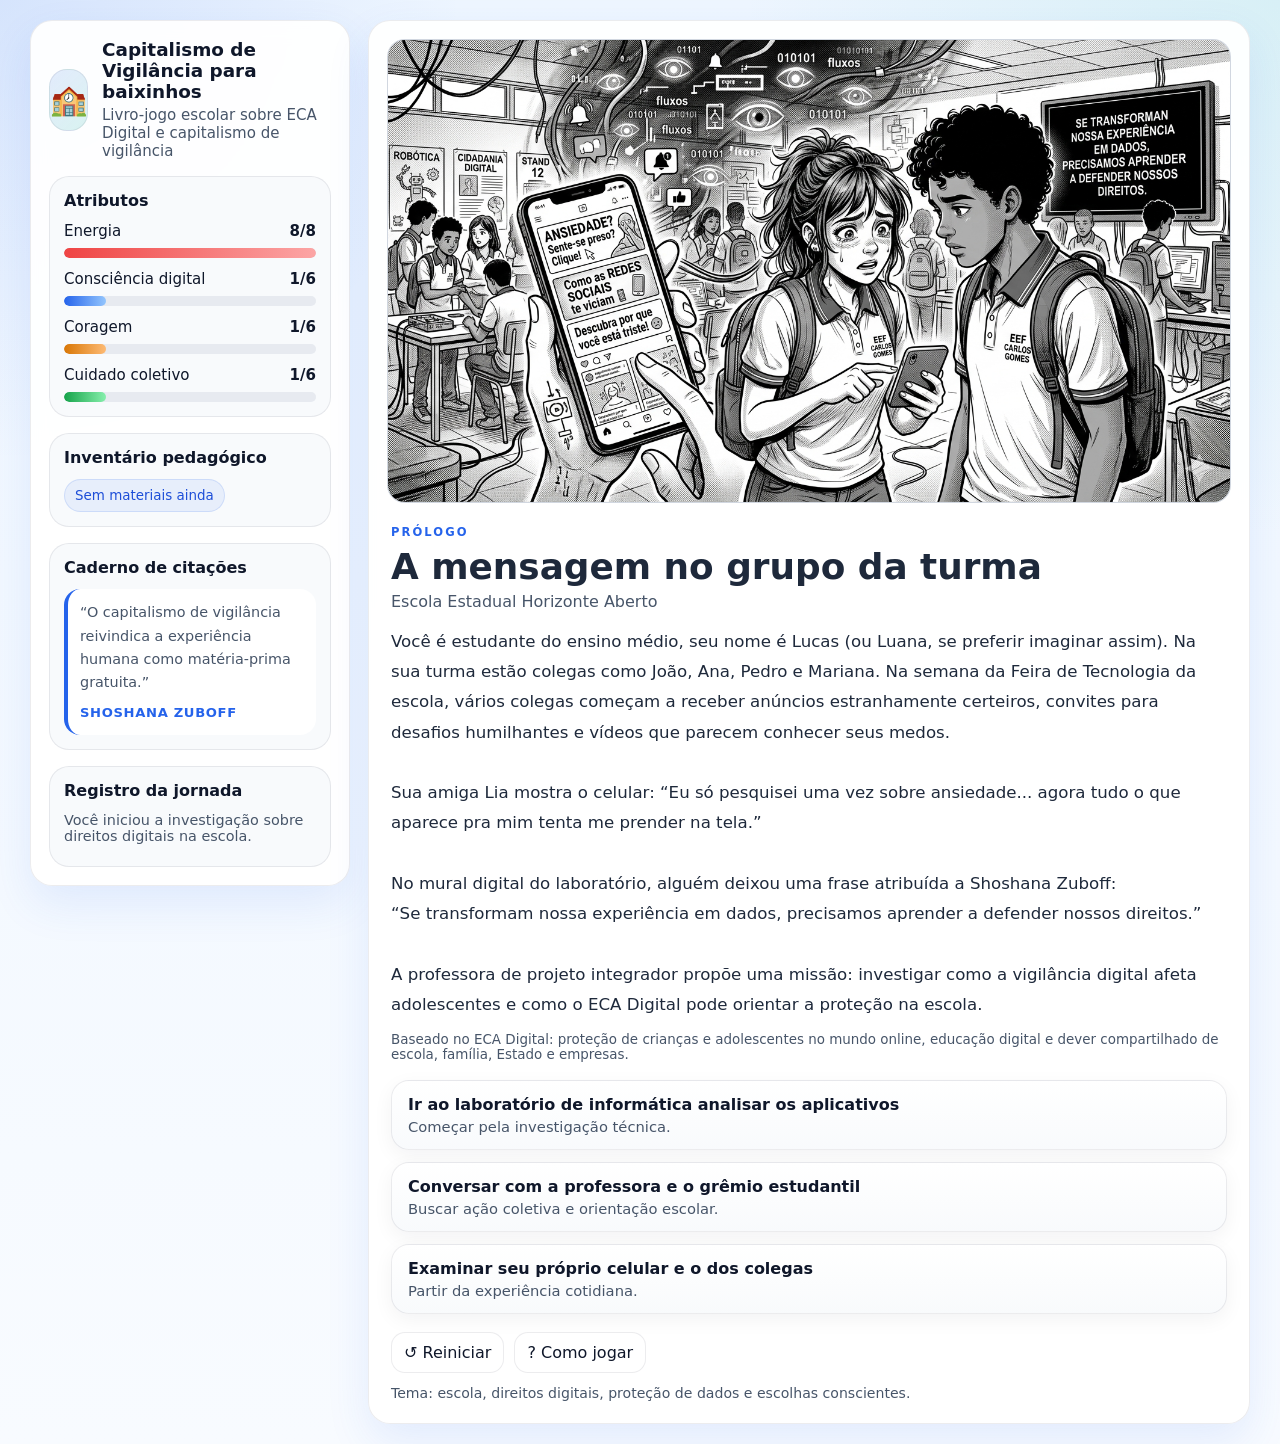
<file: index.html>
<!DOCTYPE html>
<html lang="pt-BR">
<head>
  <meta charset="UTF-8" />
  <meta name="viewport" content="width=device-width, initial-scale=1.0" />
  <title>Capitalismo de Vigilância para baixinhos</title>
  <link rel="stylesheet" href="styles.css" />
</head>
<body>
  <!--
  OBJETIVO:
  Desenvolver a consciência crítica de adolescentes sobre o uso das tecnologias digitais,
  promovendo a compreensão dos conceitos de capitalismo de vigilância (Shoshana Zuboff)
  e dos direitos previstos no ECA Digital.

  DESCRIÇÃO:
  "Capitalismo de Vigilância para baixinhos" é um livro-jogo interativo em formato RPG ambientado no contexto
  escolar brasileiro. O jogador assume o papel de um estudante que investiga como
  aplicativos e plataformas digitais influenciam o comportamento dos jovens.

  PÚBLICO-ALVO:
  Adolescentes do Ensino Fundamental II (anos finais) e Ensino Médio
  (aproximadamente 12 a 18 anos).
  -->

  <div class="app-shell">
    <aside class="sidebar card">
      <header class="brand">
        <div class="brand__icon">🏫</div>
        <div>
          <h1>Capitalismo de Vigilância para baixinhos</h1>
          <p>Livro-jogo escolar sobre ECA Digital e capitalismo de vigilância</p>
        </div>
      </header>

      <section class="panel">
        <h2 class="panel__title">Atributos</h2>

        <div class="stat">
          <div class="stat__top">
            <span>Energia</span>
            <strong id="lifeValue">8/8</strong>
          </div>
          <div class="bar"><div class="bar__fill bar__fill--life" id="lifeBar"></div></div>
        </div>

        <div class="stat">
          <div class="stat__top">
            <span>Consciência digital</span>
            <strong id="knowledgeValue">1/6</strong>
          </div>
          <div class="bar"><div class="bar__fill bar__fill--knowledge" id="knowledgeBar"></div></div>
        </div>

        <div class="stat">
          <div class="stat__top">
            <span>Coragem</span>
            <strong id="courageValue">1/6</strong>
          </div>
          <div class="bar"><div class="bar__fill bar__fill--courage" id="courageBar"></div></div>
        </div>

        <div class="stat">
          <div class="stat__top">
            <span>Cuidado coletivo</span>
            <strong id="empathyValue">1/6</strong>
          </div>
          <div class="bar"><div class="bar__fill bar__fill--empathy" id="empathyBar"></div></div>
        </div>
      </section>

      <section class="panel">
        <h2 class="panel__title">Inventário pedagógico</h2>
        <div class="chips" id="inventory"></div>
      </section>

      <section class="panel">
        <h2 class="panel__title">Caderno de citações</h2>
        <blockquote class="quote-box" id="quoteBox">
          O capitalismo de vigilância reivindica a experiência humana como matéria-prima.
          <strong>Shoshana Zuboff</strong>
        </blockquote>
      </section>

      <section class="panel">
        <h2 class="panel__title">Registro da jornada</h2>
        <ul class="journal" id="journal"></ul>
      </section>
    </aside>

    <main class="game card">
      <section class="scene-media">
        <img id="sceneImage" class="scene-media__image" src="images/school.png" alt="Cena do capítulo" />
      </section>

      <section class="scene-content">
        <div class="eyebrow" id="chapterLabel">Capítulo</div>
        <h2 class="scene-title" id="chapterTitle">...</h2>
        <p class="scene-subtitle" id="chapterSubtitle">...</p>

        <article class="scene-text" id="chapterText"></article>
        <p class="scene-ref" id="chapterRef"></p>

        <section class="ending-box" id="endingBox" hidden></section>

        <div class="choices" id="choices"></div>

        <div class="toolbar">
          <button class="toolbar__button" id="restartBtn" type="button">↺ Reiniciar</button>
          <button class="toolbar__button" id="helpBtn" type="button">? Como jogar</button>
        </div>

        <p class="footer-note">
          Tema: escola, direitos digitais, proteção de dados e escolhas conscientes.
        </p>
      </section>
    </main>
  </div>

  <script src="script.js"></script>
</body>
</html>
</file>
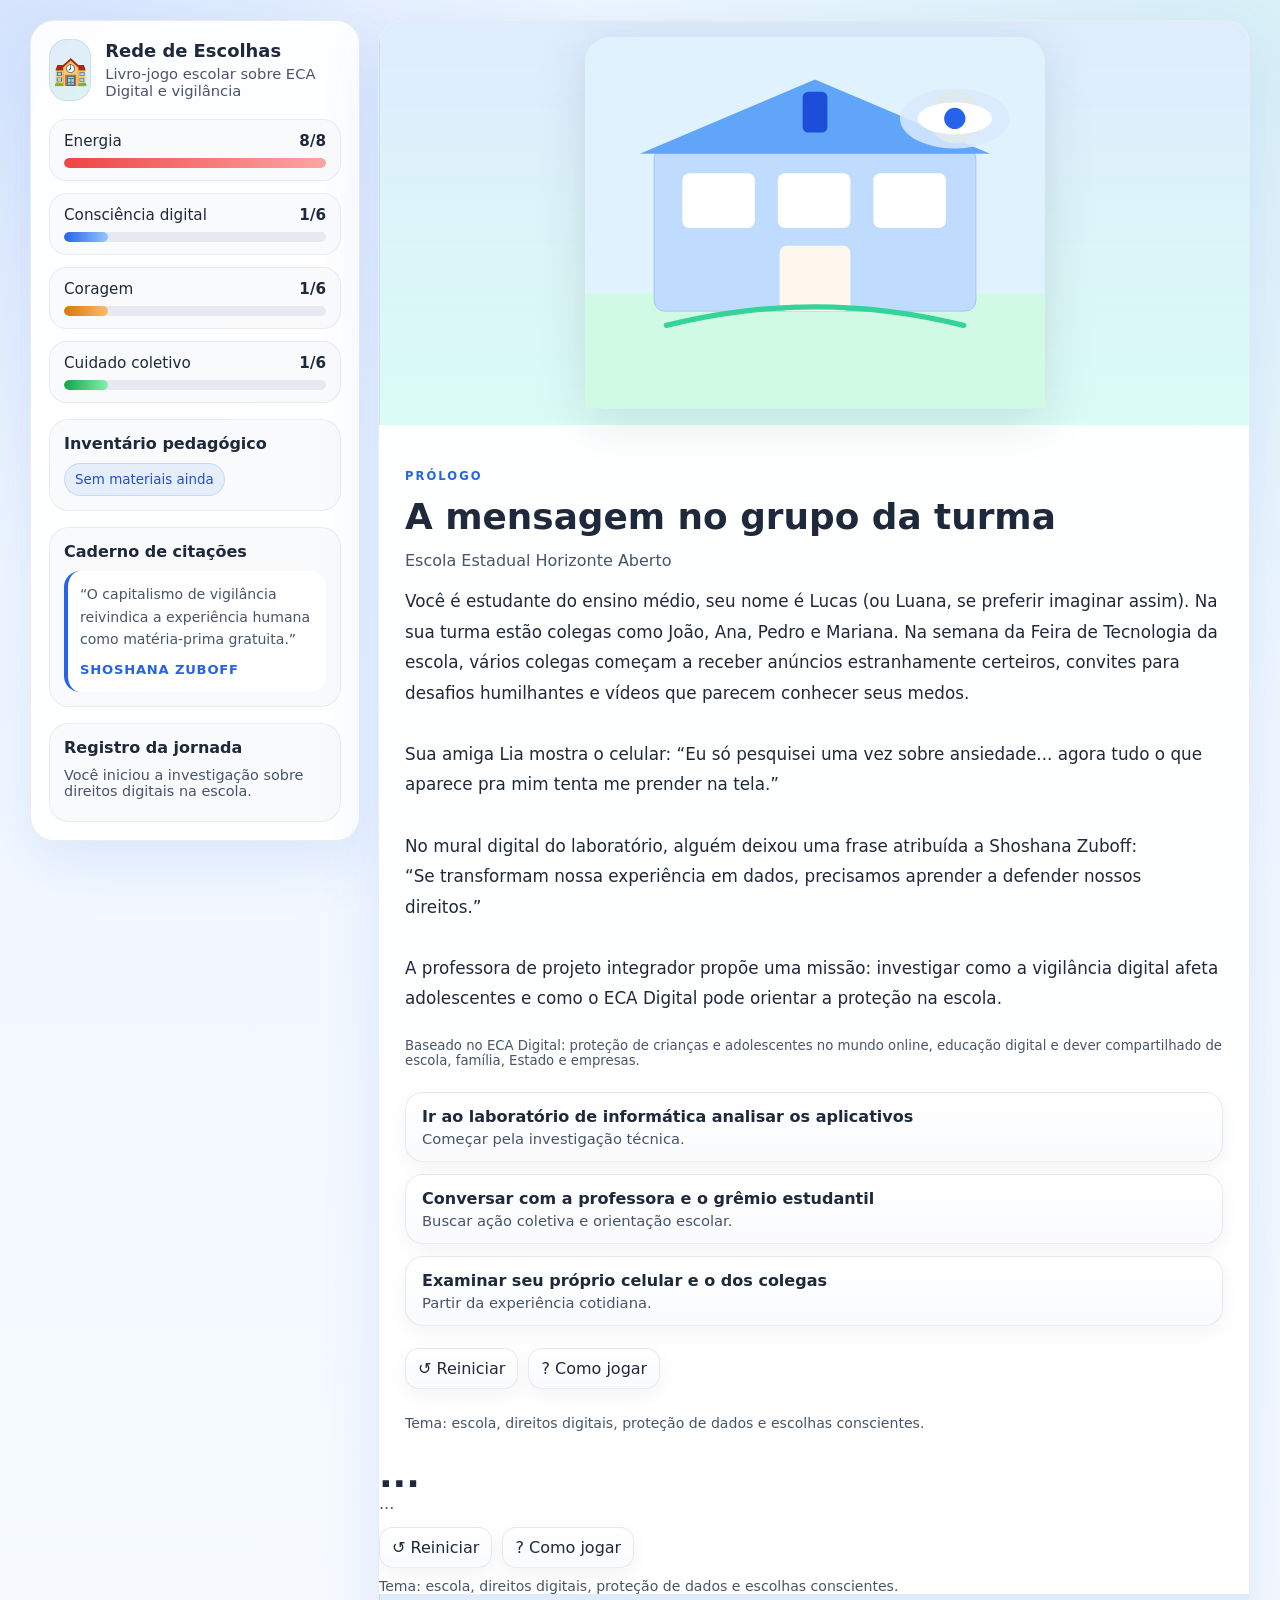
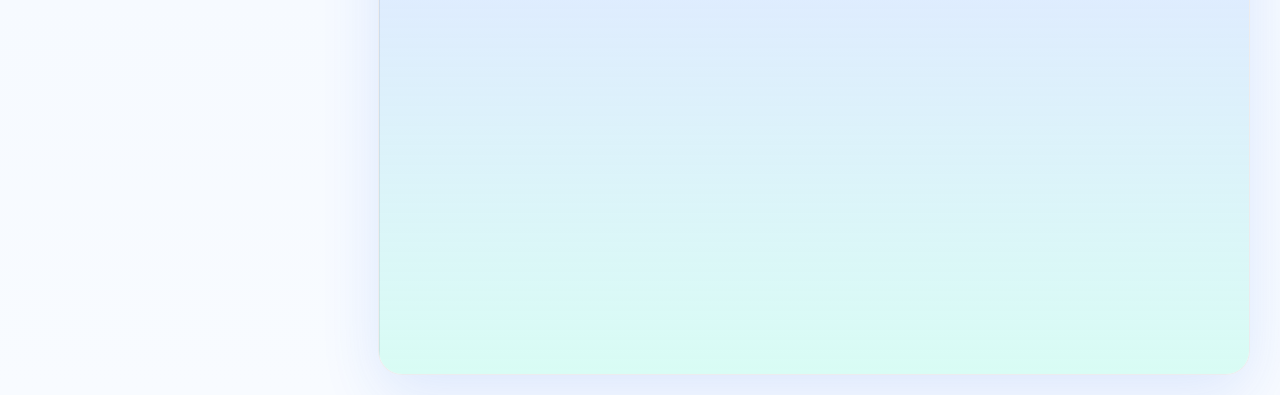
<file: livro_jogo_rpg_tema_escolar_eca_capitalismo_de_vigilancia.html>
<!DOCTYPE html>
<html lang="pt-BR">
<head>
  <meta charset="UTF-8" />
  <meta name="viewport" content="width=device-width, initial-scale=1.0" />
  <title>Rede de Escolhas: RPG Escolar sobre ECA Digital</title>
  <style>
    :root {
      --bg: #f4f8ff;
      --panel: rgba(255, 255, 255, 0.92);
      --panel-2: rgba(240, 249, 255, 0.95);
      --text: #0f172a;
      --muted: #475569;
      --accent: #2563eb;
      --accent-2: #14b8a6;
      --danger: #ef4444;
      --good: #16a34a;
      --warn: #d97706;
      --ink: #1e293b;
      --shadow: 0 20px 60px rgba(37, 99, 235, 0.12);
      --radius: 24px;
    }

    * { box-sizing: border-box; }
    html, body { margin: 0; padding: 0; }
    body {
      font-family: Inter, system-ui, -apple-system, Segoe UI, Roboto, sans-serif;
      background:
        radial-gradient(circle at top left, rgba(37, 99, 235, 0.12), transparent 25%),
        radial-gradient(circle at top right, rgba(20, 184, 166, 0.10), transparent 30%),
        linear-gradient(180deg, #eef6ff 0%, #f8fbff 100%);
      color: var(--text);
      min-height: 100vh;
    }

    .shell {
      width: min(1220px, calc(100% - 24px));
      margin: 20px auto;
      display: grid;
      grid-template-columns: 330px 1fr;
      gap: 18px;
      align-items: start;
    }

    .card {
      background: var(--panel);
      border: 1px solid rgba(15, 23, 42, 0.08);
      backdrop-filter: blur(14px);
      border-radius: var(--radius);
      box-shadow: var(--shadow);
    }

    aside {
      position: sticky;
      top: 20px;
      padding: 18px;
    }

    .brand {
      display: flex;
      gap: 14px;
      align-items: center;
      margin-bottom: 18px;
    }

    .sigil {
      width: 62px; height: 62px;
      border-radius: 18px;
      background: linear-gradient(135deg, rgba(37,99,235,.12), rgba(20,184,166,.14));
      display: grid; place-items: center;
      border: 1px solid rgba(15,23,42,.08);
      font-size: 28px;
    }

    .brand h1 { margin: 0; font-size: 1.12rem; line-height: 1.15; color: var(--ink); }
    .brand p { margin: 4px 0 0; color: var(--muted); font-size: .92rem; }

    .stat {
      margin: 12px 0;
      padding: 12px 14px;
      border-radius: 18px;
      background: rgba(248,250,252,0.88);
      border: 1px solid rgba(15,23,42,0.06);
    }

    .stat-top {
      display: flex;
      justify-content: space-between;
      gap: 10px;
      font-size: .95rem;
      margin-bottom: 8px;
      color: var(--ink);
    }

    .bar {
      width: 100%;
      height: 10px;
      background: rgba(148,163,184,.18);
      border-radius: 999px;
      overflow: hidden;
    }

    .fill {
      height: 100%;
      border-radius: inherit;
      transition: width .35s ease;
    }

    .life { background: linear-gradient(90deg, var(--danger), #fca5a5); }
    .knowledge { background: linear-gradient(90deg, var(--accent), #93c5fd); }
    .courage { background: linear-gradient(90deg, var(--warn), #fdba74); }
    .empathy { background: linear-gradient(90deg, var(--good), #86efac); }

    .inventory, .log, .quotes {
      margin-top: 16px;
      padding: 14px;
      border-radius: 20px;
      background: rgba(248,250,252,0.9);
      border: 1px solid rgba(15,23,42,.06);
    }

    .inventory h3, .log h3, .quotes h3 { margin: 0 0 10px; font-size: 1rem; color: var(--ink); }

    .chips { display: flex; flex-wrap: wrap; gap: 8px; }

    .chip {
      padding: 8px 10px;
      border-radius: 999px;
      background: rgba(37,99,235,.08);
      color: #1d4ed8;
      border: 1px solid rgba(37,99,235,.16);
      font-size: .84rem;
    }

    .log ul { list-style: none; padding: 0; margin: 0; }
    .log li {
      color: var(--muted);
      padding: 8px 0;
      border-top: 1px dashed rgba(15,23,42,0.08);
      font-size: .9rem;
    }
    .log li:first-child { border-top: 0; padding-top: 0; }

    .quote-box {
      font-size: .88rem;
      line-height: 1.6;
      color: var(--muted);
      background: white;
      border-radius: 16px;
      padding: 12px;
      border-left: 4px solid var(--accent);
    }

    .quote-box strong {
      display: block;
      color: var(--accent);
      margin-top: 8px;
      font-size: .82rem;
      text-transform: uppercase;
      letter-spacing: .06em;
    }

    main { padding: 18px; }

    .hero {
      position: relative;
      overflow: hidden;
      padding: 0;
    }

    .scene {
      display: grid;
      grid-template-columns: 1fr;
      gap: 18px;
    }

    .story {
      padding: 26px;
      display: flex;
      flex-direction: column;
      gap: 16px;
    }

    .eyebrow {
      color: var(--accent);
      text-transform: uppercase;
      letter-spacing: .18em;
      font-weight: 700;
      font-size: .72rem;
    }

    .title {
      margin: 0;
      font-size: clamp(1.8rem, 2.8vw, 3rem);
      line-height: 1.02;
      color: var(--ink);
    }

    .subtitle { margin: 0; color: var(--muted); font-size: 1rem; }

    .art {
      min-height: 380px;
      background: linear-gradient(180deg, rgba(219, 234, 254, .9), rgba(204, 251, 241, .75));
      border-left: 1px solid rgba(15,23,42,0.08);
      display: grid;
      place-items: center;
      padding: 16px;
    }

    .art svg {
      width: 100%;
      height: auto;
      max-width: 460px;
      filter: drop-shadow(0 10px 24px rgba(15,23,42,.12));
    }

    .text {
      font-size: 1.05rem;
      line-height: 1.82;
      color: var(--ink);
      white-space: pre-line;
    }

    .choices {
      display: grid;
      gap: 12px;
      margin-top: 8px;
    }

    button.choice, .small-btn {
      width: 100%;
      text-align: left;
      border: 1px solid rgba(15,23,42,.08);
      border-radius: 18px;
      color: var(--ink);
      background: linear-gradient(180deg, rgba(255,255,255,.95), rgba(248,250,252,.95));
      padding: 14px 16px;
      cursor: pointer;
      transition: transform .16s ease, border-color .2s ease, background .2s ease, box-shadow .2s ease;
      font: inherit;
      box-shadow: 0 6px 20px rgba(15,23,42,.05);
    }

    button.choice:hover, .small-btn:hover {
      transform: translateY(-1px);
      border-color: rgba(37,99,235,.35);
      background: linear-gradient(180deg, rgba(239,246,255,1), rgba(240,253,250,1));
      box-shadow: 0 10px 28px rgba(37,99,235,.08);
    }

    .choice-title { display: block; font-weight: 700; margin-bottom: 4px; }
    .choice-desc { display: block; color: var(--muted); font-size: .92rem; }

    .toolbar {
      display: flex;
      gap: 10px;
      flex-wrap: wrap;
      margin-top: 6px;
    }

    .small-btn {
      width: auto;
      padding: 10px 12px;
      border-radius: 14px;
      text-align: center;
    }

    .footer-note {
      margin-top: 10px;
      color: var(--muted);
      font-size: .88rem;
    }

    .ending {
      padding: 16px;
      border-radius: 18px;
      background: rgba(219,234,254,.7);
      border: 1px solid rgba(37,99,235,.18);
    }

    .mini-ref {
      margin-top: 8px;
      font-size: .83rem;
      color: var(--muted);
    }

    @media (max-width: 980px) {
      .shell { grid-template-columns: 1fr; }
      aside { position: static; }
      .scene { grid-template-columns: 1fr; }
      .art { min-height: 260px; border-left: 0; border-top: 1px solid rgba(15,23,42,0.08); }
    }
  </style>
</head>
<body>
  <!--
  OBJETIVO:
  Desenvolver a consciência crítica de adolescentes sobre o uso das tecnologias digitais, promovendo a compreensão dos conceitos de capitalismo de vigilância (Shoshana Zuboff) e dos direitos previstos no ECA Digital. O jogo busca estimular a tomada de decisões éticas, a autonomia digital e a capacidade de reconhecer práticas de coleta, análise e manipulação de dados.

  DESCRIÇÃO:
  "Rede de Escolhas" é um livro-jogo interativo em formato RPG ambientado no contexto escolar brasileiro. O jogador assume o papel de um estudante que investiga como aplicativos e plataformas digitais influenciam o comportamento dos jovens. Ao longo da narrativa, o jogador toma decisões que impactam atributos como Consciência Digital, Coragem e Cuidado Coletivo.
  
  O jogo integra conceitos do capitalismo de vigilância, como coleta massiva de dados, previsão comportamental e modulação de comportamento, articulando-os com situações reais vivenciadas por adolescentes (cyberbullying, exposição, vício em telas, publicidade direcionada).
  
  Além disso, o jogo incorpora princípios do ECA Digital, abordando proteção de dados, direitos digitais, papel da escola, família e sociedade, e estratégias de prevenção e enfrentamento de riscos online.

  PÚBLICO-ALVO:
  Adolescentes do Ensino Fundamental II (anos finais) e Ensino Médio (aproximadamente 12 a 18 anos), especialmente estudantes de escolas públicas brasileiras.
  
  O jogo também pode ser utilizado por professores como recurso didático em disciplinas como:
  - Informática na Educação
  - Projeto de Vida
  - Sociologia
  - Filosofia
  - Educação Digital
  
  Indicado para atividades pedagógicas que envolvam:
  - letramento digital crítico
  - cidadania digital
  - discussão ética sobre tecnologia
  - prevenção de riscos no ambiente online
  -->
  <div class="shell">
    <aside class="card">
      <div class="brand">
        <div class="sigil">🏫</div>
        <div>
          <h1>Rede de Escolhas</h1>
          <p>Livro-jogo escolar sobre ECA Digital e vigilância</p>
        </div>
      </div>

      <div class="stat">
        <div class="stat-top"><span>Energia</span><strong id="lifeValue">8/8</strong></div>
        <div class="bar"><div class="fill life" id="lifeBar"></div></div>
      </div>

      <div class="stat">
        <div class="stat-top"><span>Consciência digital</span><strong id="knowledgeValue">1/6</strong></div>
        <div class="bar"><div class="fill knowledge" id="knowledgeBar"></div></div>
      </div>

      <div class="stat">
        <div class="stat-top"><span>Coragem</span><strong id="courageValue">1/6</strong></div>
        <div class="bar"><div class="fill courage" id="courageBar"></div></div>
      </div>

      <div class="stat">
        <div class="stat-top"><span>Cuidado coletivo</span><strong id="empathyValue">1/6</strong></div>
        <div class="bar"><div class="fill empathy" id="empathyBar"></div></div>
      </div>

      <div class="inventory">
        <h3>Inventário pedagógico</h3>
        <div class="chips" id="inventory"></div>
      </div>

      <div class="quotes">
        <h3>Caderno de citações</h3>
        <div class="quote-box" id="quoteBox">
          O capitalismo de vigilância reivindica a experiência humana como matéria-prima.
          <strong>Shoshana Zuboff</strong>
        </div>
      </div>

      <div class="log">
        <h3>Registro da jornada</h3>
        <ul id="journal"></ul>
      </div>
    </aside>

    <main class="card hero">
      <div class="scene">
        <section class="art" id="artBox"></section>
        <section class="story">
          <div class="eyebrow" id="chapterLabel">Capítulo</div>
          <h2 class="title" id="chapterTitle">...</h2>
          <p class="subtitle" id="chapterSubtitle">...</p>
          <div class="text" id="chapterText"></div>
          <div class="mini-ref" id="chapterRef"></div>
          <div class="ending" id="endingBox" style="display:none"></div>
          <div class="choices" id="choices"></div>
          <div class="toolbar">
            <button class="small-btn" id="restartBtn">↺ Reiniciar</button>
            <button class="small-btn" id="helpBtn">? Como jogar</button>
          </div>
          <div class="footer-note">Tema: escola, direitos digitais, proteção de dados e escolhas conscientes.</div>
        </section>
      </div>
          <h2 class="title" id="chapterTitle">...</h2>
          <p class="subtitle" id="chapterSubtitle">...</p>
          <div class="text" id="chapterText"></div>
          <div class="mini-ref" id="chapterRef"></div>
          <div class="ending" id="endingBox" style="display:none"></div>
          <div class="choices" id="choices"></div>
          <div class="toolbar">
            <button class="small-btn" id="restartBtn">↺ Reiniciar</button>
            <button class="small-btn" id="helpBtn">? Como jogar</button>
          </div>
          <div class="footer-note">Tema: escola, direitos digitais, proteção de dados e escolhas conscientes.</div>
        </section>
        <section class="art" id="artBox"></section>
      </div>
    </main>
  </div>

  <script>
    const sceneArt = {
      school: `
        <svg viewBox="0 0 520 420" xmlns="http://www.w3.org/2000/svg" aria-label="Escola pública brasileira com internet e alunos">
          <rect width="520" height="420" rx="28" fill="#e0f2fe"/>
          <rect x="0" y="290" width="520" height="130" fill="#d1fae5"/>
          <rect x="78" y="126" width="364" height="184" rx="12" fill="#bfdbfe" stroke="#2563eb" stroke-opacity=".25"/>
          <rect x="110" y="154" width="82" height="62" rx="8" fill="#fff"/>
          <rect x="218" y="154" width="82" height="62" rx="8" fill="#fff"/>
          <rect x="326" y="154" width="82" height="62" rx="8" fill="#fff"/>
          <rect x="220" y="236" width="80" height="74" rx="8" fill="#fff7ed"/>
          <path d="M62 132 L260 48 L458 132" fill="#60a5fa"/>
          <rect x="246" y="62" width="28" height="46" rx="6" fill="#1d4ed8"/>
          <circle cx="418" cy="90" r="30" fill="#fde68a"/>
          <g transform="translate(360,34)">
            <ellipse cx="58" cy="58" rx="62" ry="34" fill="#dbeafe" opacity=".85"/>
            <ellipse cx="58" cy="58" rx="42" ry="18" fill="#fff"/>
            <circle cx="58" cy="58" r="12" fill="#2563eb"/>
          </g>
          <path d="M92 326 Q260 284 428 326" fill="none" stroke="#34d399" stroke-width="6" stroke-linecap="round"/>
        </svg>`,
      lab: `
        <svg viewBox="0 0 520 420" xmlns="http://www.w3.org/2000/svg" aria-label="Laboratório escolar com computadores sendo utilizados por alunos">
          <rect width="520" height="420" rx="28" fill="#f8fafc"/>
          <rect x="48" y="82" width="424" height="246" rx="22" fill="#e2e8f0"/>
          <rect x="84" y="120" width="112" height="76" rx="10" fill="#1e293b"/>
          <rect x="204" y="120" width="112" height="76" rx="10" fill="#1e293b"/>
          <rect x="324" y="120" width="112" height="76" rx="10" fill="#1e293b"/>
          <rect x="102" y="204" width="76" height="10" rx="5" fill="#64748b"/>
          <rect x="222" y="204" width="76" height="10" rx="5" fill="#64748b"/>
          <rect x="342" y="204" width="76" height="10" rx="5" fill="#64748b"/>
          <rect x="92" y="248" width="336" height="56" rx="14" fill="#cbd5e1"/>
          <g transform="translate(352,238)">
            <ellipse cx="68" cy="52" rx="70" ry="36" fill="#dbeafe"/>
            <ellipse cx="68" cy="52" rx="50" ry="20" fill="#fff"/>
            <circle cx="68" cy="52" r="12" fill="#2563eb"/>
          </g>
        </svg>`,
      classroom: `
        <svg viewBox="0 0 520 420" xmlns="http://www.w3.org/2000/svg" aria-label="Sala de aula">
          <rect width="520" height="420" rx="28" fill="#fefce8"/>
          <rect x="44" y="62" width="432" height="138" rx="16" fill="#dcfce7"/>
          <rect x="78" y="92" width="364" height="84" rx="10" fill="#14532d"/>
          <g fill="#fde68a">
            <rect x="92" y="108" width="120" height="8" rx="4"/>
            <rect x="92" y="126" width="94" height="8" rx="4"/>
            <rect x="92" y="144" width="144" height="8" rx="4"/>
          </g>
          <rect x="90" y="244" width="110" height="56" rx="10" fill="#bfdbfe"/>
          <rect x="206" y="244" width="110" height="56" rx="10" fill="#bfdbfe"/>
          <rect x="322" y="244" width="110" height="56" rx="10" fill="#bfdbfe"/>
          <rect x="90" y="314" width="110" height="28" rx="8" fill="#93c5fd"/>
          <rect x="206" y="314" width="110" height="28" rx="8" fill="#93c5fd"/>
          <rect x="322" y="314" width="110" height="28" rx="8" fill="#93c5fd"/>
        </svg>`,
      phone: `
        <svg viewBox="0 0 520 420" xmlns="http://www.w3.org/2000/svg" aria-label="Celular com aplicativos e notificações influenciando o estudante">
          <rect width="520" height="420" rx="28" fill="#e0f2fe"/>
          <rect x="180" y="42" width="160" height="336" rx="28" fill="#1e293b"/>
          <rect x="194" y="70" width="132" height="264" rx="16" fill="#e0f2fe"/>
          <circle cx="260" cy="352" r="10" fill="#94a3b8"/>
          <g>
            <rect x="212" y="96" width="44" height="44" rx="12" fill="#60a5fa"/>
            <rect x="264" y="96" width="44" height="44" rx="12" fill="#34d399"/>
            <rect x="212" y="150" width="44" height="44" rx="12" fill="#fbbf24"/>
            <rect x="264" y="150" width="44" height="44" rx="12" fill="#f472b6"/>
          </g>
          <g transform="translate(332,74)">
            <ellipse cx="64" cy="44" rx="56" ry="28" fill="#dbeafe"/>
            <ellipse cx="64" cy="44" rx="36" ry="16" fill="#fff"/>
            <circle cx="64" cy="44" r="10" fill="#2563eb"/>
          </g>
        </svg>`,
      assembly: `
        <svg viewBox="0 0 520 420" xmlns="http://www.w3.org/2000/svg" aria-label="Assembleia escolar">
          <rect width="520" height="420" rx="28" fill="#ecfdf5"/>
          <circle cx="148" cy="150" r="42" fill="#60a5fa"/>
          <circle cx="260" cy="128" r="46" fill="#34d399"/>
          <circle cx="372" cy="150" r="42" fill="#f59e0b"/>
          <rect x="108" y="198" width="80" height="116" rx="30" fill="#3b82f6"/>
          <rect x="214" y="182" width="92" height="132" rx="32" fill="#10b981"/>
          <rect x="332" y="198" width="80" height="116" rx="30" fill="#f97316"/>
          <rect x="124" y="332" width="272" height="22" rx="11" fill="#86efac"/>
        </svg>`,
      sunrise: `
        <svg viewBox="0 0 520 420" xmlns="http://www.w3.org/2000/svg" aria-label="Novo começo">
          <defs>
            <linearGradient id="sky2" x1="0" y1="0" x2="0" y2="1">
              <stop offset="0%" stop-color="#dbeafe"/>
              <stop offset="100%" stop-color="#dcfce7"/>
            </linearGradient>
          </defs>
          <rect width="520" height="420" rx="28" fill="url(#sky2)"/>
          <circle cx="260" cy="198" r="70" fill="#fde68a"/>
          <path d="M0 306 Q130 254 260 306 T520 302 V420 H0 Z" fill="#86efac"/>
          <path d="M76 328 Q260 284 444 328" fill="none" stroke="#16a34a" stroke-width="6" stroke-linecap="round"/>
        </svg>`
    };

    const quotePool = {
      intro: '“O capitalismo de vigilância reivindica a experiência humana como matéria-prima gratuita.”\n— Shoshana Zuboff',
      lab: '“Não basta mais automatizar o fluxo de informação sobre nós; a meta agora é nos automatizar.”\n— Shoshana Zuboff',
      school: '“Nós não somos os clientes do capitalismo de vigilância. Nós somos as fontes do superávit.”\n— Shoshana Zuboff',
      power: '“Ele sabe tudo sobre nós, ao passo que suas operações são programadas para não serem conhecidas por nós.”\n— Shoshana Zuboff',
      rights: '“O direito ao futuro é uma dimensão central da liberdade.”\n— Shoshana Zuboff'
    };

    const nodes = {
      intro: {
        label: 'Prólogo',
        title: 'A mensagem no grupo da turma',
        subtitle: 'Escola Estadual Horizonte Aberto',
        art: 'school',
        quoteKey: 'intro',
        ref: 'Baseado no ECA Digital: proteção de crianças e adolescentes no mundo online, educação digital e dever compartilhado de escola, família, Estado e empresas.',
        text: `Você é estudante do ensino médio, seu nome é Lucas (ou Luana, se preferir imaginar assim). Na sua turma estão colegas como João, Ana, Pedro e Mariana. Na semana da Feira de Tecnologia da escola, vários colegas começam a receber anúncios estranhamente certeiros, convites para desafios humilhantes e vídeos que parecem conhecer seus medos.

Sua amiga Lia mostra o celular: “Eu só pesquisei uma vez sobre ansiedade... agora tudo o que aparece pra mim tenta me prender na tela.”

No mural digital do laboratório, alguém deixou uma frase atribuída a Shoshana Zuboff:
“Se transformam nossa experiência em dados, precisamos aprender a defender nossos direitos.”

A professora de projeto integrador propõe uma missão: investigar como a vigilância digital afeta adolescentes e como o ECA Digital pode orientar a proteção na escola.`,
        choices: [
          { text: 'Ir ao laboratório de informática analisar os aplicativos', desc: 'Começar pela investigação técnica.', next: 'labInvestigation', effects: { knowledge: 1 }, journal: 'Você iniciou a apuração pelos rastros digitais.' },
          { text: 'Conversar com a professora e o grêmio estudantil', desc: 'Buscar ação coletiva e orientação escolar.', next: 'assemblyTalk', effects: { empathy: 1 }, journal: 'Você escolheu agir em conjunto com a escola.' },
          { text: 'Examinar seu próprio celular e o dos colegas', desc: 'Partir da experiência cotidiana.', next: 'phoneCheck', effects: { courage: 1 }, journal: 'Você decidiu observar a vigilância no cotidiano.' }
        ]
      },
      labInvestigation: {
        label: 'Capítulo 1',
        title: 'Laboratório de informática',
        subtitle: 'Quem coleta o quê?',
        art: 'lab',
        quoteKey: 'lab',
        ref: 'ECA Digital: empresas devem proteger dados de crianças e adolescentes, não manipular consumo e adotar plataformas mais seguras.',
        text: `No laboratório, a professora abre com a turma os termos de uso de três aplicativos populares. Vocês percebem pedidos excessivos de acesso: câmera, localização, microfone, contatos e tempo de uso.

Em um painel da aula, surge uma discussão: se adolescentes usam redes, jogos e aplicativos todos os dias, quem responde quando esses sistemas exageram na coleta ou estimulam dependência?

Você percebe que o problema não é apenas “usar tecnologia”, mas como a tecnologia foi desenhada para extrair atenção e dados — exatamente o que Shoshana Zuboff chama de capitalismo de vigilância: transformar tudo o que você faz em dados para prever e influenciar seu comportamento.`,
        choices: [
          { text: 'Mapear permissões abusivas e registrar evidências', desc: 'Ganhar material para a escola agir.', next: 'afterEvidence', effects: { knowledge: 1 }, item: 'Relatório de Permissões', journal: 'Você registrou provas sobre coleta excessiva.' },
          { text: 'Pesquisar o que o ECA Digital diz sobre empresas e proteção', desc: 'Ligar prática e direito.', next: 'ecaStudy', effects: { knowledge: 1, empathy: 1 }, journal: 'Você conectou tecnologia com proteção jurídica.' },
          { text: 'Ignorar os termos e focar só no que aparece na tela', desc: 'Entender os sintomas antes das causas.', next: 'attentionTrap', effects: { courage: 1 }, journal: 'Você preferiu analisar o efeito visível sobre os colegas.' }
        ]
      },
      assemblyTalk: {
        label: 'Capítulo 1',
        title: 'Reunião com a professora e o grêmio',
        subtitle: 'A escola como espaço de proteção',
        art: 'assembly',
        quoteKey: 'school',
        ref: 'ECA Digital: a escola deve ensinar educação digital, orientar sobre riscos, combater cyberbullying e dialogar com as famílias.',
        text: `Na sala multiuso, a professora lembra que a escola não pode se omitir diante dos riscos digitais. O grêmio conta casos de exposição indevida de fotos, perfis falsos e campanhas de humilhação em grupos fechados.

Vocês concluem que a escola precisa mais do que regras punitivas: precisa de educação digital crítica, apoio às vítimas e debate sobre direitos.

Lia diz: “Se os aplicativos ganham com nossa distração, a escola tem que ajudar a gente a recuperar atenção e autonomia.”`,
        choices: [
          { text: 'Organizar uma escuta com estudantes afetados', desc: 'Entender os impactos humanos.', next: 'listeningCircle', effects: { empathy: 1 }, item: 'Mapa de Relatos', journal: 'Você abriu espaço para ouvir quem sofre os impactos.' },
          { text: 'Propor uma campanha de conscientização imediata', desc: 'Agir rápido com informação.', next: 'campaignBuild', effects: { courage: 1, empathy: 1 }, journal: 'Você sugeriu resposta educativa urgente.' },
          { text: 'Voltar ao laboratório para reunir provas técnicas', desc: 'Combinar fala com evidência.', next: 'labInvestigation', effects: { knowledge: 1 }, journal: 'Você percebeu que denúncia precisa de base.' }
        ]
      },
      phoneCheck: {
        label: 'Capítulo 1',
        title: 'Tela, notificações e rastros',
        subtitle: 'O cotidiano como campo de investigação',
        art: 'phone',
        quoteKey: 'power',
        ref: 'ECA Digital: riscos incluem cyberbullying, conteúdo impróprio, ansiedade, vício em telas e manipulação comportamental.',
        text: `Você e seus colegas comparam as notificações recebidas em apenas uma manhã. Quase tudo parece desenhado para provocar reação rápida: medo de perder algo, urgência, curiosidade, comparação social.

Lia percebe que após assistir a vídeos sobre aparência, surgem anúncios de produtos e conteúdos que pioram sua autoestima. Outro colega relata pressão em jogos parecidos com apostas.

Fica claro que não se trata apenas de conteúdo: trata-se de arquitetura de influência.

Pedro comenta: “Então a gente não é usuário... a gente é tipo o produto?”

Você lembra de um conceito importante: no capitalismo de vigilância, os usuários não são clientes — são fontes de dados e lucro.`,
        choices: [
          { text: 'Registrar padrões de manipulação emocional', desc: 'Entender como a atenção é capturada.', next: 'attentionTrap', effects: { knowledge: 1 }, item: 'Diário de Notificações', journal: 'Você anotou os gatilhos que puxam comportamento.' },
          { text: 'Levar os casos para a professora e o grêmio', desc: 'Transformar experiência em ação escolar.', next: 'assemblyTalk', effects: { empathy: 1 }, journal: 'Você decidiu não enfrentar isso sozinho.' },
          { text: 'Pesquisar canais de ajuda e denúncia', desc: 'Aprender o que fazer em situações graves.', next: 'helpChannels', effects: { courage: 1, empathy: 1 }, journal: 'Você buscou caminhos concretos de proteção.' }
        ]
      },
      ecaStudy: {
        label: 'Capítulo 2',
        title: 'Estudo do ECA Digital',
        subtitle: 'Direitos não são detalhes',
        art: 'classroom',
        quoteKey: 'rights',
        ref: 'ECA Digital: proteção integral, dever do poder público, responsabilidade das empresas, educação digital nas escolas e internet mais segura.',
        text: `Durante a pesquisa, você encontra pontos decisivos: as empresas têm dever de cuidado; não devem usar dados para manipular consumo; devem proteger crianças e adolescentes por padrão; e a escola tem papel fundamental na educação digital.

A turma percebe que o ECA Digital não trata apenas de proibir. Ele organiza responsabilidades e fortalece direitos.

A professora resume: “Direito digital é também direito à dignidade, à segurança e ao desenvolvimento saudável.”`,
        choices: [
          { text: 'Preparar um guia escolar de direitos digitais', desc: 'Transformar estudo em material educativo.', next: 'campaignBuild', effects: { knowledge: 1, empathy: 1 }, item: 'Guia de Direitos', journal: 'Você converteu a lei em linguagem acessível.' },
          { text: 'Cruzar o ECA Digital com os casos da escola', desc: 'Aplicar a lei a situações reais.', next: 'caseCrossing', effects: { knowledge: 1 }, journal: 'Você aproximou norma e realidade escolar.' }
        ]
      },
      attentionTrap: {
        label: 'Capítulo 2',
        title: 'A armadilha da atenção',
        subtitle: 'Quando o design quer decidir por você',
        art: 'phone',
        quoteKey: 'lab',
        ref: 'Inspirado em Zuboff: produtos de predição e modificação comportamental; relacionado ao ECA Digital quanto à proteção contra manipulação e riscos à saúde mental.',
        text: `Ao analisar a interface dos apps, você percebe uma sequência recorrente: notificação, curiosidade, clique, retenção, comparação, repetição.

Não é coincidência. Os sistemas parecem aprender quando você está mais vulnerável e intensificam o estímulo exatamente ali.

Você anota no caderno: “Se a plataforma mede nossa fragilidade para aumentar engajamento, isso fere a ideia de proteção integral.”

Ana completa: “Então eles não querem só saber o que a gente faz... querem influenciar o que a gente vai fazer.”

Isso é exatamente a lógica do capitalismo de vigilância: prever e modificar comportamento.`,
        choices: [
          { text: 'Transformar a análise em oficina para a turma', desc: 'Espalhar consciência digital.', next: 'campaignBuild', effects: { knowledge: 1, empathy: 1 }, journal: 'Você decidiu ensinar o que descobriu.' },
          { text: 'Levar o problema à direção e pedir protocolo escolar', desc: 'Buscar resposta institucional.', next: 'schoolCouncil', effects: { courage: 1 }, journal: 'Você cobrou responsabilidade da escola.' },
          { text: 'Cruzar os dados com relatos de cyberbullying', desc: 'Entender como influência e violência se conectam.', next: 'listeningCircle', effects: { empathy: 1 }, journal: 'Você percebeu que algoritmo e sofrimento social se cruzam.' }
        ]
      },
      helpChannels: {
        label: 'Capítulo 2',
        title: 'Canais de ajuda e denúncia',
        subtitle: 'Proteger também é saber onde recorrer',
        art: 'classroom',
        quoteKey: 'rights',
        ref: 'ECA Digital: diante de humilhação, chantagem, ameaça, assédio ou exposição, é preciso buscar ajuda; também existem canais como Conselho Tutelar, Defensoria, Delegacia, Disque 100 e SaferNet.',
        text: `Você descobre que situações de exposição, assédio, chantagem e ameaça no ambiente digital não devem ser tratadas como “brincadeira”.

A professora orienta a turma a registrar evidências, não compartilhar conteúdos abusivos e procurar apoio adulto, institucional e, quando necessário, canais oficiais de denúncia.

Esse conhecimento muda o clima da investigação: agora a escola não está apenas estudando um problema, está se preparando para proteger pessoas reais.`,
        choices: [
          { text: 'Criar um mural de ajuda segura para a escola', desc: 'Transformar informação em acolhimento.', next: 'campaignBuild', effects: { empathy: 1, courage: 1 }, item: 'Mural de Apoio', journal: 'Você ajudou a tornar a proteção visível.' },
          { text: 'Levar os materiais para a reunião escolar', desc: 'Integrar prevenção e ação institucional.', next: 'schoolCouncil', effects: { knowledge: 1 }, journal: 'Você organizou respostas concretas para a escola.' }
        ]
      },
      listeningCircle: {
        label: 'Capítulo 2',
        title: 'Roda de escuta',
        subtitle: 'O dano digital tem rosto e nome',
        art: 'assembly',
        quoteKey: 'school',
        ref: 'ECA Digital: cyberbullying é crime; escola e família devem dialogar e educar para o uso consciente da tecnologia.',
        text: `Na roda de conversa, colegas relatam ansiedade, exposição de imagens, exclusão em grupos, medo de perder status social e sensação de que o celular nunca descansa.

Você nota que o problema não é só técnico. É emocional, social e pedagógico.

Lia diz algo que silencia a sala: “Quando o aplicativo parece me conhecer melhor que eu mesma, começo a duvidar do que realmente escolhi.”`,
        choices: [
          { text: 'Levar os relatos ao conselho escolar', desc: 'Fortalecer a resposta institucional.', next: 'schoolCouncil', effects: { empathy: 1 }, item: 'Dossiê de Relatos', journal: 'Você levou o sofrimento real para o centro da decisão.' },
          { text: 'Transformar os relatos em campanha educativa', desc: 'Conscientizar sem expor ninguém.', next: 'campaignBuild', effects: { empathy: 1, knowledge: 1 }, journal: 'Você transformou escuta em ação educativa.' }
        ]
      },
      afterEvidence: {
        label: 'Capítulo 3',
        title: 'As provas se acumulam',
        subtitle: 'Dados, hábitos e previsões',
        art: 'lab',
        quoteKey: 'school',
        ref: 'Inspirado em Zuboff: adolescentes não são clientes, mas fontes de dados; relacionado ao ECA Digital quanto ao dever das empresas e da escola em proteger.',
        text: `Com relatórios, capturas de tela e anotações de uso, você percebe um padrão: coleta excessiva, sugestões direcionadas, retenção prolongada e vulnerabilidade juvenil explorada como recurso.

A professora pede que a turma decida o próximo passo: produzir apenas um trabalho escolar, ou transformar a investigação em intervenção na comunidade escolar.

Ela reforça: “Se vocês entenderam o capitalismo de vigilância, agora precisam decidir: vão só estudar ou vão agir sobre isso?”`,
        choices: [
          { text: 'Produzir uma apresentação crítica com base em Zuboff e ECA Digital', desc: 'Trabalhar argumento, teoria e direitos.', next: 'schoolCouncil', effects: { knowledge: 1 }, item: 'Apresentação Crítica', journal: 'Você consolidou teoria e prática em um material forte.' },
          { text: 'Criar campanha educativa com linguagem juvenil', desc: 'Levar o debate a mais estudantes.', next: 'campaignBuild', effects: { empathy: 1, courage: 1 }, journal: 'Você transformou a pesquisa em mobilização.' }
        ]
      },
      caseCrossing: {
        label: 'Capítulo 3',
        title: 'Cruzar lei e realidade',
        subtitle: 'Quando a teoria encontra a escola',
        art: 'classroom',
        quoteKey: 'power',
        ref: 'ECA Digital: publicidade direcionada, manipulação de consumo, proteção de dados, papel da escola e dever de plataformas mais seguras.',
        text: `Vocês cruzam o texto do ECA Digital com situações vividas na escola: vídeos que incentivam comparação cruel, convites persistentes para compras, pressão em jogos e coleta invisível de dados.

Mariana observa: “Tudo isso parece planejado pra prender a gente.”

Você percebe que isso se conecta diretamente com o capitalismo de vigilância: dados são usados para prever e induzir decisões.

A turma conclui que a educação digital precisa ser crítica: não basta ensinar a clicar, é preciso ensinar a perguntar quem lucra, como influencia e quais direitos estão em jogo.`,
        choices: [
          { text: 'Levar a análise ao conselho escolar', desc: 'Buscar políticas internas.', next: 'schoolCouncil', effects: { knowledge: 1, courage: 1 }, journal: 'Você levou diagnóstico e proposta para decisão coletiva.' },
          { text: 'Transformar a análise em oficina aberta', desc: 'Fazer da escola um espaço de formação.', next: 'campaignBuild', effects: { empathy: 1 }, journal: 'Você escolheu formar em vez de apenas alertar.' }
        ]
      },
      campaignBuild: {
        label: 'Capítulo 4',
        title: 'Campanha “Sua atenção tem valor”',
        subtitle: 'A escola começa a reagir',
        art: 'classroom',
        quoteKey: 'intro',
        ref: 'ECA Digital: educação digital nas escolas, orientação sobre riscos, proteção da imagem, combate ao cyberbullying e responsabilidade compartilhada.',
        text: `Vocês criam cartazes, cards, podcasts curtos e rodas de conversa. O lema da campanha é simples: “Nem tudo que prende sua atenção merece sua confiança.”

A ação cresce. Famílias começam a participar. Professores pedem materiais. Estudantes querem saber como revisar permissões, evitar exposição e reconhecer manipulação.

Agora é hora de decidir o alcance da intervenção.`,
        choices: [
          { text: 'Levar a campanha ao conselho escolar para virar política permanente', desc: 'Mudança institucional.', next: 'schoolCouncil', effects: { courage: 1, empathy: 1 }, journal: 'Você buscou transformar campanha em compromisso da escola.' },
          { text: 'Expandir a campanha para toda a comunidade', desc: 'Mais alcance, mais responsabilidade.', next: 'communityAction', effects: { empathy: 1 }, item: 'Kit Educativo', journal: 'Você ampliou a ação para além da sala de aula.' }
        ]
      },
      schoolCouncil: {
        label: 'Capítulo 5',
        title: 'Conselho escolar extraordinário',
        subtitle: 'Decidir como a escola vai proteger',
        art: 'assembly',
        quoteKey: 'rights',
        ref: 'ECA Digital: a escola deve educar, orientar, dialogar com famílias e criar regras claras; empresas e poder público também têm deveres.',
        text: `No conselho escolar, direção, professores, estudantes e famílias analisam suas descobertas. Há debate intenso.

Alguns querem apenas proibir celulares. Outros defendem que proibir sem educar não resolve. Você precisa ajudar a construir a decisão final.

A professora sussurra: “Escolha um caminho que proteja sem silenciar, que eduque sem simplificar.”`,
        dynamicChoices: (state) => {
          const choices = [];
          choices.push({ text: 'Propor política escolar de educação digital crítica', desc: 'Exige consciência digital e cuidado coletivo.', next: 'finalAwakening', check: (s) => s.knowledge >= 4 && s.empathy >= 4, failNext: 'finalPartial', journal: 'Você propôs uma proteção baseada em direitos e formação.' });
          choices.push({ text: 'Defender só uma proibição rígida do uso', desc: 'Resposta rápida, porém limitada.', next: 'finalRestriction', effects: { courage: 1 }, journal: 'Você apoiou uma solução imediata e restritiva.' });
          if (state.items.includes('Mural de Apoio') || state.items.includes('Guia de Direitos') || state.items.includes('Kit Educativo')) {
            choices.push({ text: 'Apresentar materiais e plano de ação com acolhimento', desc: 'Transformar a escola em rede de proteção.', next: 'finalProtection', effects: { empathy: 1 }, journal: 'Você apresentou soluções concretas e pedagógicas.' });
          }
          return choices;
        }
      },
      communityAction: {
        label: 'Capítulo 5',
        title: 'A comunidade entra no debate',
        subtitle: 'Família, escola e direitos digitais',
        art: 'school',
        quoteKey: 'school',
        ref: 'ECA Digital: família, escola, sociedade, Estado e empresas compartilham o dever de proteção.',
        text: `Na reunião ampliada, responsáveis admitem dúvidas: quando dar celular? como orientar sem vigiar excessivamente? como proteger a imagem dos filhos? como reagir a chantagem, cyberbullying e exposição?

Você percebe que a melhor resposta não é o pânico, mas uma cultura de proteção, diálogo e uso consciente.`,
        choices: [
          { text: 'Levar a proposta comunitária ao conselho escolar', desc: 'Consolidar a mudança.', next: 'schoolCouncil', effects: { empathy: 1, knowledge: 1 }, journal: 'Você levou a voz da comunidade para a decisão final.' },
          { text: 'Criar um pacto digital da escola', desc: 'Compromisso coletivo e permanente.', next: 'finalProtection', check: (s) => s.empathy >= 4, failNext: 'finalPartial', journal: 'Você ajudou a formular um pacto de convivência digital.' }
        ]
      },
      finalAwakening: {
        label: 'Final',
        title: 'Escola que ensina a escolher',
        subtitle: 'Final verdadeiro',
        art: 'sunrise',
        ending: `O conselho aprova uma política escolar de educação digital crítica. A escola passa a trabalhar proteção de dados, cyberbullying, saúde mental, exposição de imagem, publicidade direcionada e responsabilidade das plataformas.

Celulares deixam de ser tratados apenas como problema disciplinar e passam a ser tema de formação ética, cidadã e tecnológica.

A comunidade aprende que proteger adolescentes no digital não significa isolá-los do mundo, mas equipá-los para reconhecer manipulação, defender direitos e agir em coletivo.

Sua investigação vira referência na escola. Vocês não venceram a internet. Fizeram algo mais importante: ensinaram a turma a não ser conduzida em silêncio.`,
        score: 'Final verdadeiro: você articulou teoria, direitos e ação pedagógica duradoura.'
      },
      finalProtection: {
        label: 'Final',
        title: 'Rede de proteção em movimento',
        subtitle: 'Final de cuidado coletivo',
        art: 'assembly',
        ending: `A escola cria um pacto digital com estudantes, famílias e professores. Há mural de apoio, oficinas, protocolos de acolhimento e atividades permanentes sobre direitos digitais.

Casos de humilhação e exposição passam a ser tratados com seriedade, escuta e encaminhamento adequado.

Talvez nem tudo mude de uma vez, mas agora ninguém está sozinho. A proteção deixa de ser discurso e vira prática cotidiana.`,
        score: 'Final de cuidado coletivo: você fortaleceu a escola como comunidade protetora.'
      },
      finalRestriction: {
        label: 'Final',
        title: 'Silêncio nas mochilas, problema nas telas',
        subtitle: 'Final de solução incompleta',
        art: 'classroom',
        ending: `O conselho decide por uma proibição rígida. Nos primeiros dias, parece funcionar: há menos distração em sala. Mas logo fica evidente que os problemas continuam fora dos muros e sem mediação crítica.

Sem educação digital consistente, muitos estudantes seguem vulneráveis à manipulação, ao cyberbullying e à coleta abusiva de dados.

Você percebe que restringir pode até conter sintomas, mas não ensina autonomia.`,
        score: 'Final de solução incompleta: houve resposta, mas faltou formação crítica.'
      },
      finalPartial: {
        label: 'Final',
        title: 'Uma fissura importante',
        subtitle: 'Final intermediário',
        art: 'sunrise',
        ending: `A escola reconhece o problema, mas adota apenas medidas pontuais. Sua apresentação provoca debate, porém ainda falta continuidade.

Mesmo assim, algo mudou: estudantes começaram a fazer perguntas melhores, professores passaram a observar novos sinais e famílias entenderam que a proteção digital precisa ser compartilhada.

Nem toda transformação nasce pronta. Às vezes, ela começa como pergunta incômoda.`,
        score: 'Final intermediário: você abriu o debate, mas a mudança ainda precisa amadurecer.'
      }
    };

    const initialState = () => ({
      life: 8,
      maxLife: 8,
      knowledge: 1,
      courage: 1,
      empathy: 1,
      maxStat: 6,
      items: [],
      journal: ['Você iniciou a investigação sobre direitos digitais na escola.'],
      current: 'intro'
    });

    let state = initialState();

    const refs = {
      chapterLabel: document.getElementById('chapterLabel'),
      chapterTitle: document.getElementById('chapterTitle'),
      chapterSubtitle: document.getElementById('chapterSubtitle'),
      chapterText: document.getElementById('chapterText'),
      chapterRef: document.getElementById('chapterRef'),
      choices: document.getElementById('choices'),
      artBox: document.getElementById('artBox'),
      inventory: document.getElementById('inventory'),
      journal: document.getElementById('journal'),
      quoteBox: document.getElementById('quoteBox'),
      lifeValue: document.getElementById('lifeValue'),
      knowledgeValue: document.getElementById('knowledgeValue'),
      courageValue: document.getElementById('courageValue'),
      empathyValue: document.getElementById('empathyValue'),
      lifeBar: document.getElementById('lifeBar'),
      knowledgeBar: document.getElementById('knowledgeBar'),
      courageBar: document.getElementById('courageBar'),
      empathyBar: document.getElementById('empathyBar'),
      endingBox: document.getElementById('endingBox')
    };

    function clamp(value, min, max) { return Math.max(min, Math.min(max, value)); }

    function addItem(item) {
      if (item && !state.items.includes(item)) state.items.push(item);
    }

    function applyEffects(effects = {}) {
      state.life = clamp(state.life + (effects.life || 0), 0, state.maxLife);
      state.knowledge = clamp(state.knowledge + (effects.knowledge || 0), 0, state.maxStat);
      state.courage = clamp(state.courage + (effects.courage || 0), 0, state.maxStat);
      state.empathy = clamp(state.empathy + (effects.empathy || 0), 0, state.maxStat);
    }

    function updateStats() {
      refs.lifeValue.textContent = `${state.life}/${state.maxLife}`;
      refs.knowledgeValue.textContent = `${state.knowledge}/${state.maxStat}`;
      refs.courageValue.textContent = `${state.courage}/${state.maxStat}`;
      refs.empathyValue.textContent = `${state.empathy}/${state.maxStat}`;
      refs.lifeBar.style.width = `${(state.life / state.maxLife) * 100}%`;
      refs.knowledgeBar.style.width = `${(state.knowledge / state.maxStat) * 100}%`;
      refs.courageBar.style.width = `${(state.courage / state.maxStat) * 100}%`;
      refs.empathyBar.style.width = `${(state.empathy / state.maxStat) * 100}%`;
    }

    function updateInventory() {
      refs.inventory.innerHTML = '';
      if (!state.items.length) {
        refs.inventory.innerHTML = '<span class="chip">Sem materiais ainda</span>';
        return;
      }
      state.items.forEach(item => {
        const span = document.createElement('span');
        span.className = 'chip';
        span.textContent = item;
        refs.inventory.appendChild(span);
      });
    }

    function updateJournal() {
      refs.journal.innerHTML = '';
      [...state.journal].slice(-6).reverse().forEach(entry => {
        const li = document.createElement('li');
        li.textContent = entry;
        refs.journal.appendChild(li);
      });
    }

    function updateQuote(node) {
      const text = quotePool[node.quoteKey] || quotePool.intro;
      refs.quoteBox.innerHTML = text.replace('\n', '<br><strong>').replace('— Shoshana Zuboff', 'Shoshana Zuboff</strong>');
      if (!text.includes('—')) {
        refs.quoteBox.innerHTML = `${text}<strong>Shoshana Zuboff</strong>`;
      }
    }

    function choose(option) {
      if (option.requireItem && !state.items.includes(option.requireItem)) {
        alert(`Você precisa do item: ${option.requireItem}`);
        return;
      }

      if (option.check && !option.check(state)) {
        state.journal.push('A proposta ainda precisava de mais preparo coletivo ou repertório crítico.');
        state.current = option.failNext || 'finalPartial';
        render();
        return;
      }

      applyEffects(option.effects);
      addItem(option.item);
      if (option.journal) state.journal.push(option.journal);

      if (state.life <= 0) {
        state.current = 'finalPartial';
      } else {
        state.current = option.next;
      }
      render();
    }

    function renderChoices(node) {
      refs.choices.innerHTML = '';
      const choices = node.dynamicChoices ? node.dynamicChoices(state) : (node.choices || []);
      choices.forEach(option => {
        if (option.visible && !option.visible(state)) return;
        const btn = document.createElement('button');
        btn.className = 'choice';
        btn.innerHTML = `<span class="choice-title">${option.text}</span><span class="choice-desc">${option.desc || ''}</span>`;
        btn.addEventListener('click', () => choose(option));
        refs.choices.appendChild(btn);
      });
    }

    function render() {
      const node = nodes[state.current];
      refs.chapterLabel.textContent = node.label;
      refs.chapterTitle.textContent = node.title;
      refs.chapterSubtitle.textContent = node.subtitle || '';
      refs.chapterText.textContent = node.text || '';
      refs.chapterRef.textContent = node.ref || '';
      refs.artBox.innerHTML = sceneArt[node.art] || '';
      updateQuote(node);

      refs.endingBox.style.display = node.ending ? 'block' : 'none';
      refs.endingBox.innerHTML = node.ending ? `<div style="white-space:pre-line; line-height:1.8">${node.ending}</div><div style="margin-top:10px; color:#2563eb; font-weight:700">${node.score || ''}</div>` : '';

      renderChoices(node);
      if (node.ending) {
        const restart = document.createElement('button');
        restart.className = 'choice';
        restart.innerHTML = '<span class="choice-title">Jogar novamente</span><span class="choice-desc">Explorar outro caminho na escola e descobrir outro final.</span>';
        restart.addEventListener('click', resetGame);
        refs.choices.appendChild(restart);
      }

      updateStats();
      updateInventory();
      updateJournal();
    }

    function resetGame() {
      state = initialState();
      render();
    }

    document.getElementById('restartBtn').addEventListener('click', resetGame);
    document.getElementById('helpBtn').addEventListener('click', () => {
      alert('Como jogar:\n\n1. Leia a situação escolar apresentada.\n2. Faça escolhas.\n3. Suas decisões alteram Consciência Digital, Coragem e Cuidado Coletivo.\n4. Alguns finais exigem mais preparo teórico, empatia e materiais produzidos na jornada.\n5. O jogo foi inspirado no ECA Digital e em ideias de Shoshana Zuboff sobre capitalismo de vigilância.');
    });

    render();
  </script>
</body>
</html>
</file>
<file: styles.css>
:root {
  --bg: #f4f8ff;
  --surface: rgba(255, 255, 255, 0.94);
  --surface-2: #f8fbff;
  --text: #0f172a;
  --muted: #475569;
  --primary: #2563eb;
  --secondary: #14b8a6;
  --danger: #ef4444;
  --warning: #d97706;
  --success: #16a34a;
  --border: rgba(15, 23, 42, 0.08);
  --shadow: 0 18px 44px rgba(37, 99, 235, 0.10);
  --radius: 22px;
  --radius-sm: 16px;
}

* {
  box-sizing: border-box;
}

html,
body {
  margin: 0;
  padding: 0;
}

body {
  min-height: 100vh;
  font-family: Inter, system-ui, -apple-system, Segoe UI, Roboto, sans-serif;
  color: var(--text);
  background:
    radial-gradient(circle at top left, rgba(37, 99, 235, 0.12), transparent 24%),
    radial-gradient(circle at top right, rgba(20, 184, 166, 0.10), transparent 28%),
    linear-gradient(180deg, #eef6ff 0%, #f8fbff 100%);
}

img {
  max-width: 100%;
  display: block;
}

button {
  font: inherit;
}

.app-shell {
  width: min(1220px, calc(100% - 24px));
  margin: 20px auto;
  display: grid;
  grid-template-columns: 320px minmax(0, 1fr);
  gap: 18px;
  align-items: start;
}

.card {
  background: var(--surface);
  border: 1px solid var(--border);
  border-radius: var(--radius);
  box-shadow: var(--shadow);
  backdrop-filter: blur(10px);
}

.sidebar {
  position: sticky;
  top: 20px;
  padding: 18px;
  display: grid;
  gap: 16px;
}

.brand {
  display: flex;
  align-items: center;
  gap: 14px;
}

.brand__icon {
  width: 62px;
  height: 62px;
  display: grid;
  place-items: center;
  border-radius: 18px;
  font-size: 30px;
  background: linear-gradient(135deg, rgba(37, 99, 235, .12), rgba(20, 184, 166, .16));
  border: 1px solid var(--border);
}

.brand h1 {
  margin: 0;
  font-size: 1.15rem;
  line-height: 1.15;
}

.brand p {
  margin: 4px 0 0;
  color: var(--muted);
  font-size: .94rem;
}

.panel {
  padding: 14px;
  border-radius: 20px;
  background: rgba(248, 250, 252, 0.92);
  border: 1px solid var(--border);
}

.panel__title {
  margin: 0 0 12px;
  font-size: 1rem;
}

.stat + .stat {
  margin-top: 12px;
}

.stat__top {
  display: flex;
  justify-content: space-between;
  gap: 12px;
  margin-bottom: 8px;
  font-size: .94rem;
}

.bar {
  height: 10px;
  background: rgba(148, 163, 184, .18);
  border-radius: 999px;
  overflow: hidden;
}

.bar__fill {
  height: 100%;
  border-radius: inherit;
  transition: width .25s ease;
}

.bar__fill--life { background: linear-gradient(90deg, var(--danger), #fca5a5); }
.bar__fill--knowledge { background: linear-gradient(90deg, var(--primary), #93c5fd); }
.bar__fill--courage { background: linear-gradient(90deg, var(--warning), #fdba74); }
.bar__fill--empathy { background: linear-gradient(90deg, var(--success), #86efac); }

.chips {
  display: flex;
  flex-wrap: wrap;
  gap: 8px;
}

.chip {
  padding: 8px 10px;
  border-radius: 999px;
  background: rgba(37, 99, 235, 0.08);
  border: 1px solid rgba(37, 99, 235, 0.14);
  color: #1d4ed8;
  font-size: .84rem;
}

.quote-box {
  margin: 0;
  padding: 12px;
  background: white;
  border-left: 4px solid var(--primary);
  border-radius: var(--radius-sm);
  color: var(--muted);
  line-height: 1.6;
  font-size: .9rem;
}

.quote-box strong {
  display: block;
  margin-top: 8px;
  color: var(--primary);
  font-size: .82rem;
  text-transform: uppercase;
  letter-spacing: .05em;
}

.journal {
  margin: 0;
  padding: 0;
  list-style: none;
}

.journal li {
  padding: 8px 0;
  color: var(--muted);
  border-top: 1px dashed rgba(15, 23, 42, 0.08);
  font-size: .9rem;
}

.journal li:first-child {
  border-top: 0;
  padding-top: 0;
}

.game {
  overflow: hidden;
}

.scene-media {
  padding: 18px 18px 0;
}

.scene-media__image {
  width: 100%;
  aspect-ratio: 16 / 8.8;
  object-fit: cover;
  border-radius: 18px;
  border: 1px solid var(--border);
  background: #e2e8f0;
}

.scene-content {
  padding: 22px;
}

.eyebrow {
  color: var(--primary);
  text-transform: uppercase;
  letter-spacing: .18em;
  font-size: .72rem;
  font-weight: 700;
}

.scene-title {
  margin: 10px 0 6px;
  color: #1e293b;
  font-size: clamp(1.8rem, 2.8vw, 3rem);
  line-height: 1.02;
}

.scene-subtitle {
  margin: 0 0 16px;
  color: var(--muted);
  font-size: 1rem;
}

.scene-text {
  color: #1e293b;
  line-height: 1.82;
  font-size: 1.04rem;
  white-space: pre-line;
}

.scene-ref {
  margin: 12px 0 0;
  color: var(--muted);
  font-size: .84rem;
}

.ending-box {
  margin-top: 16px;
  padding: 16px;
  background: rgba(219, 234, 254, 0.72);
  border: 1px solid rgba(37, 99, 235, 0.16);
  border-radius: 18px;
  line-height: 1.8;
}

.choices {
  display: grid;
  gap: 12px;
  margin-top: 18px;
}

.choice {
  width: 100%;
  text-align: left;
  padding: 14px 16px;
  border-radius: 18px;
  border: 1px solid rgba(15, 23, 42, 0.08);
  color: var(--text);
  background: linear-gradient(180deg, rgba(255,255,255,.95), rgba(248,250,252,.95));
  box-shadow: 0 6px 20px rgba(15, 23, 42, .05);
  cursor: pointer;
  transition: transform .16s ease, border-color .2s ease, box-shadow .2s ease, background .2s ease;
}

.choice:hover {
  transform: translateY(-1px);
  border-color: rgba(37, 99, 235, .35);
  box-shadow: 0 10px 28px rgba(37, 99, 235, .08);
  background: linear-gradient(180deg, #eff6ff, #f0fdfa);
}

.choice__title {
  display: block;
  font-weight: 700;
  margin-bottom: 4px;
}

.choice__desc {
  display: block;
  color: var(--muted);
  font-size: .92rem;
}

.toolbar {
  display: flex;
  flex-wrap: wrap;
  gap: 10px;
  margin-top: 18px;
}

.toolbar__button {
  border: 1px solid rgba(15, 23, 42, 0.08);
  background: rgba(255,255,255,.96);
  border-radius: 14px;
  padding: 10px 12px;
  color: var(--text);
  cursor: pointer;
}

.toolbar__button:hover {
  border-color: rgba(37,99,235,.35);
  background: #eff6ff;
}

.footer-note {
  margin: 12px 0 0;
  color: var(--muted);
  font-size: .88rem;
}

@media (max-width: 980px) {
  .app-shell {
    grid-template-columns: 1fr;
  }

  .sidebar {
    position: static;
  }
}

@media (max-width: 640px) {
  .app-shell {
    width: min(100% - 16px, 100%);
    margin: 12px auto;
    gap: 12px;
  }

  .sidebar,
  .scene-content {
    padding: 14px;
  }

  .scene-media {
    padding: 14px 14px 0;
  }

  .scene-media__image {
    aspect-ratio: 16 / 10;
  }

  .scene-title {
    font-size: 1.6rem;
  }
}
</file>
